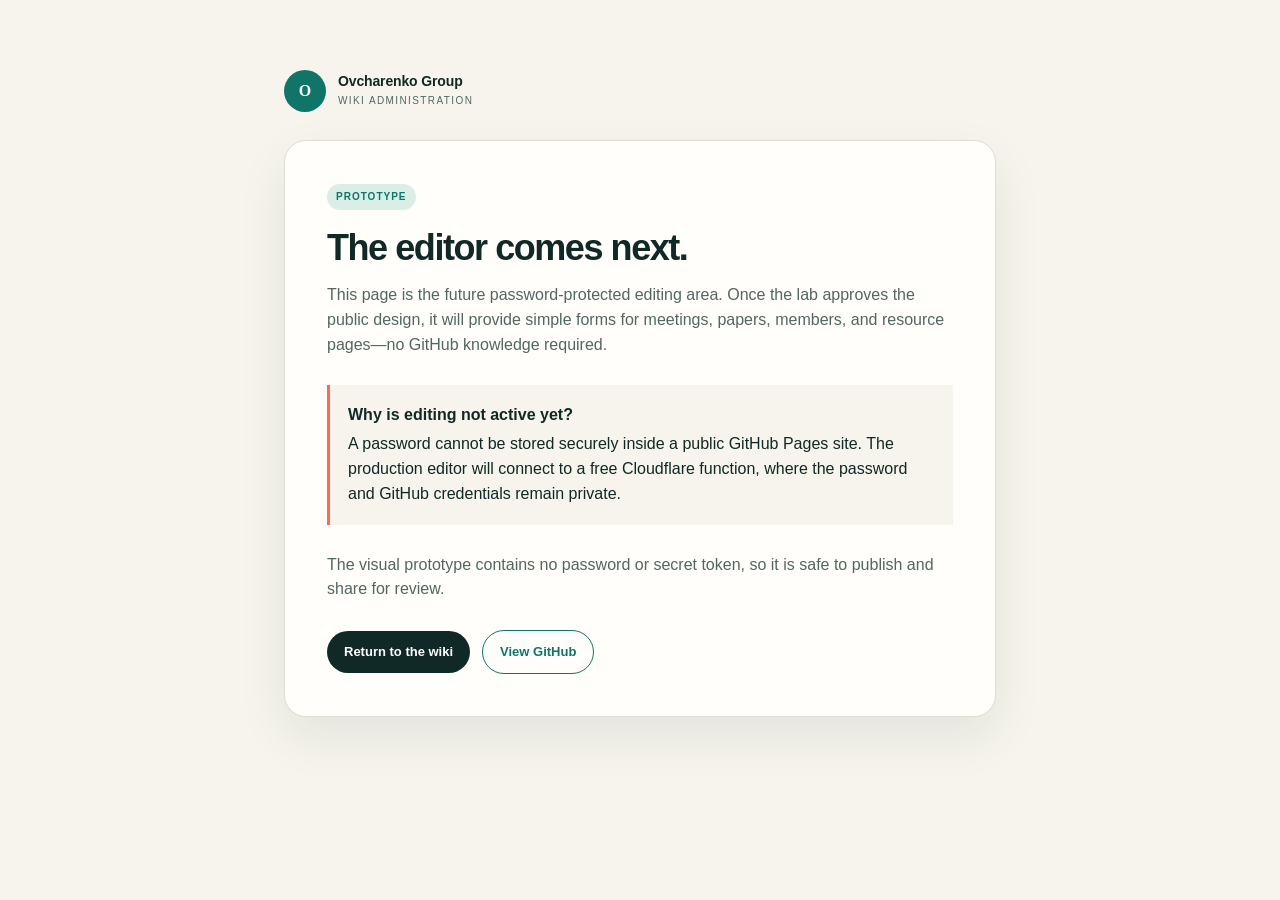
<file: admin/index.html>
<!doctype html>
<html lang="en">
  <head><meta charset="UTF-8" /><meta name="viewport" content="width=device-width, initial-scale=1.0" /><title>Edit Wiki · Ovcharenko Group</title><link rel="stylesheet" href="../styles.css" /><style>
    body{background:#f6f4ec}.admin-shell{max-width:760px;margin:70px auto;padding:0 24px}.admin-card{padding:42px;border:1px solid #dcded6;border-radius:22px;background:#fffefa;box-shadow:0 20px 50px rgba(14,50,45,.08)}.admin-badge{display:inline-block;padding:5px 9px;border-radius:999px;background:#d9eee7;color:#0f7569;font-size:10px;font-weight:800;letter-spacing:.1em;text-transform:uppercase}.admin-card h1{margin:18px 0 10px;font:800 36px/1.1 Manrope,sans-serif;letter-spacing:-.04em}.admin-card p{color:#526663}.admin-preview{margin:28px 0;padding:18px;border-left:3px solid #ff6a4d;background:#f6f4ec}.admin-preview strong{display:block;margin-bottom:4px}.admin-actions{display:flex;gap:12px;align-items:center;margin-top:28px}.admin-actions a{padding:11px 17px;border-radius:999px;background:#102826;color:white;font-weight:700;font-size:13px}.admin-actions a.secondary{background:transparent;color:#0f7569;border:1px solid #0f7569}@media(max-width:580px){.admin-card{padding:28px}.admin-shell{margin:34px auto}.admin-card h1{font-size:30px}.admin-actions{align-items:stretch;flex-direction:column;text-align:center}}
  </style></head>
  <body><main class="admin-shell"><a class="brand" href="../"><span class="brand-mark">O</span><span><strong>Ovcharenko Group</strong><small>Wiki administration</small></span></a><section class="admin-card" style="margin-top:28px"><span class="admin-badge">Prototype</span><h1>The editor comes next.</h1><p>This page is the future password-protected editing area. Once the lab approves the public design, it will provide simple forms for meetings, papers, members, and resource pages—no GitHub knowledge required.</p><div class="admin-preview"><strong>Why is editing not active yet?</strong><span>A password cannot be stored securely inside a public GitHub Pages site. The production editor will connect to a free Cloudflare function, where the password and GitHub credentials remain private.</span></div><p>The visual prototype contains no password or secret token, so it is safe to publish and share for review.</p><div class="admin-actions"><a href="../">Return to the wiki</a><a class="secondary" href="https://github.com/" target="_blank" rel="noopener">View GitHub</a></div></section></main></body>
</html>
</file>
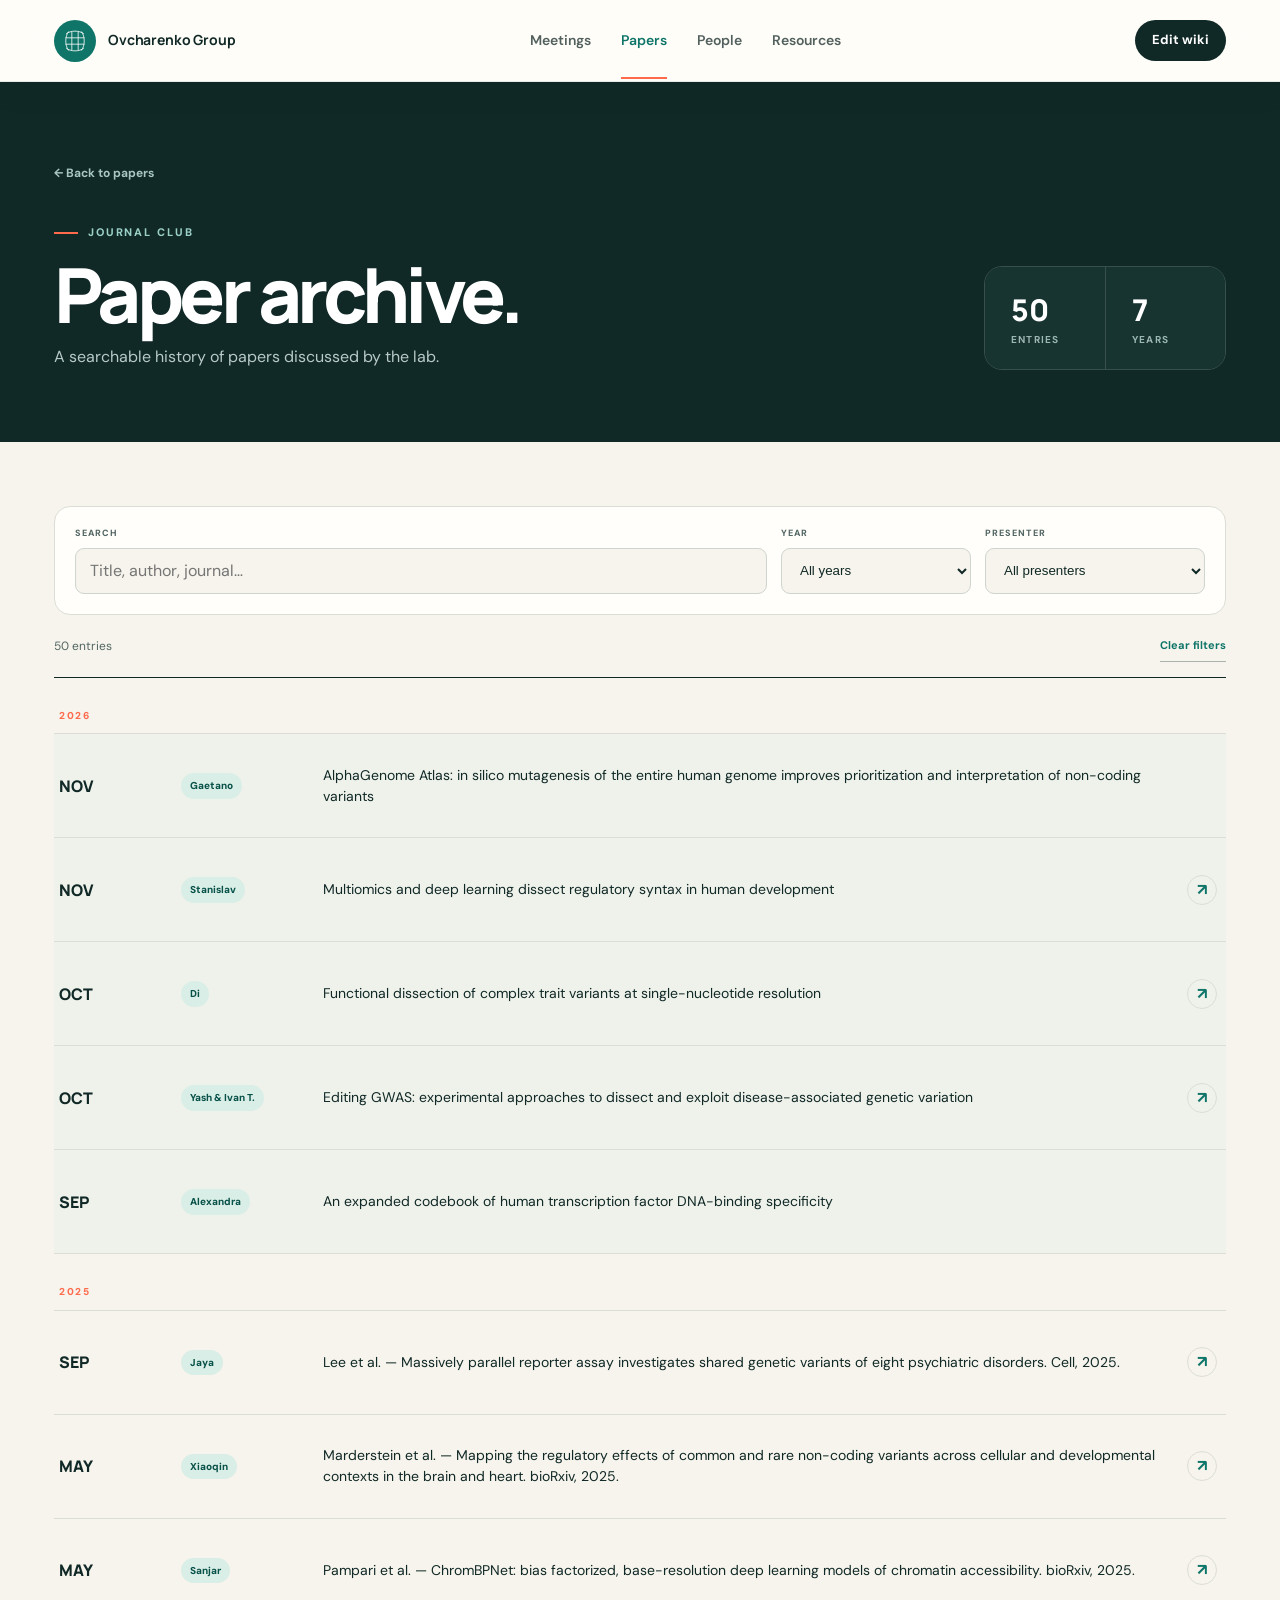
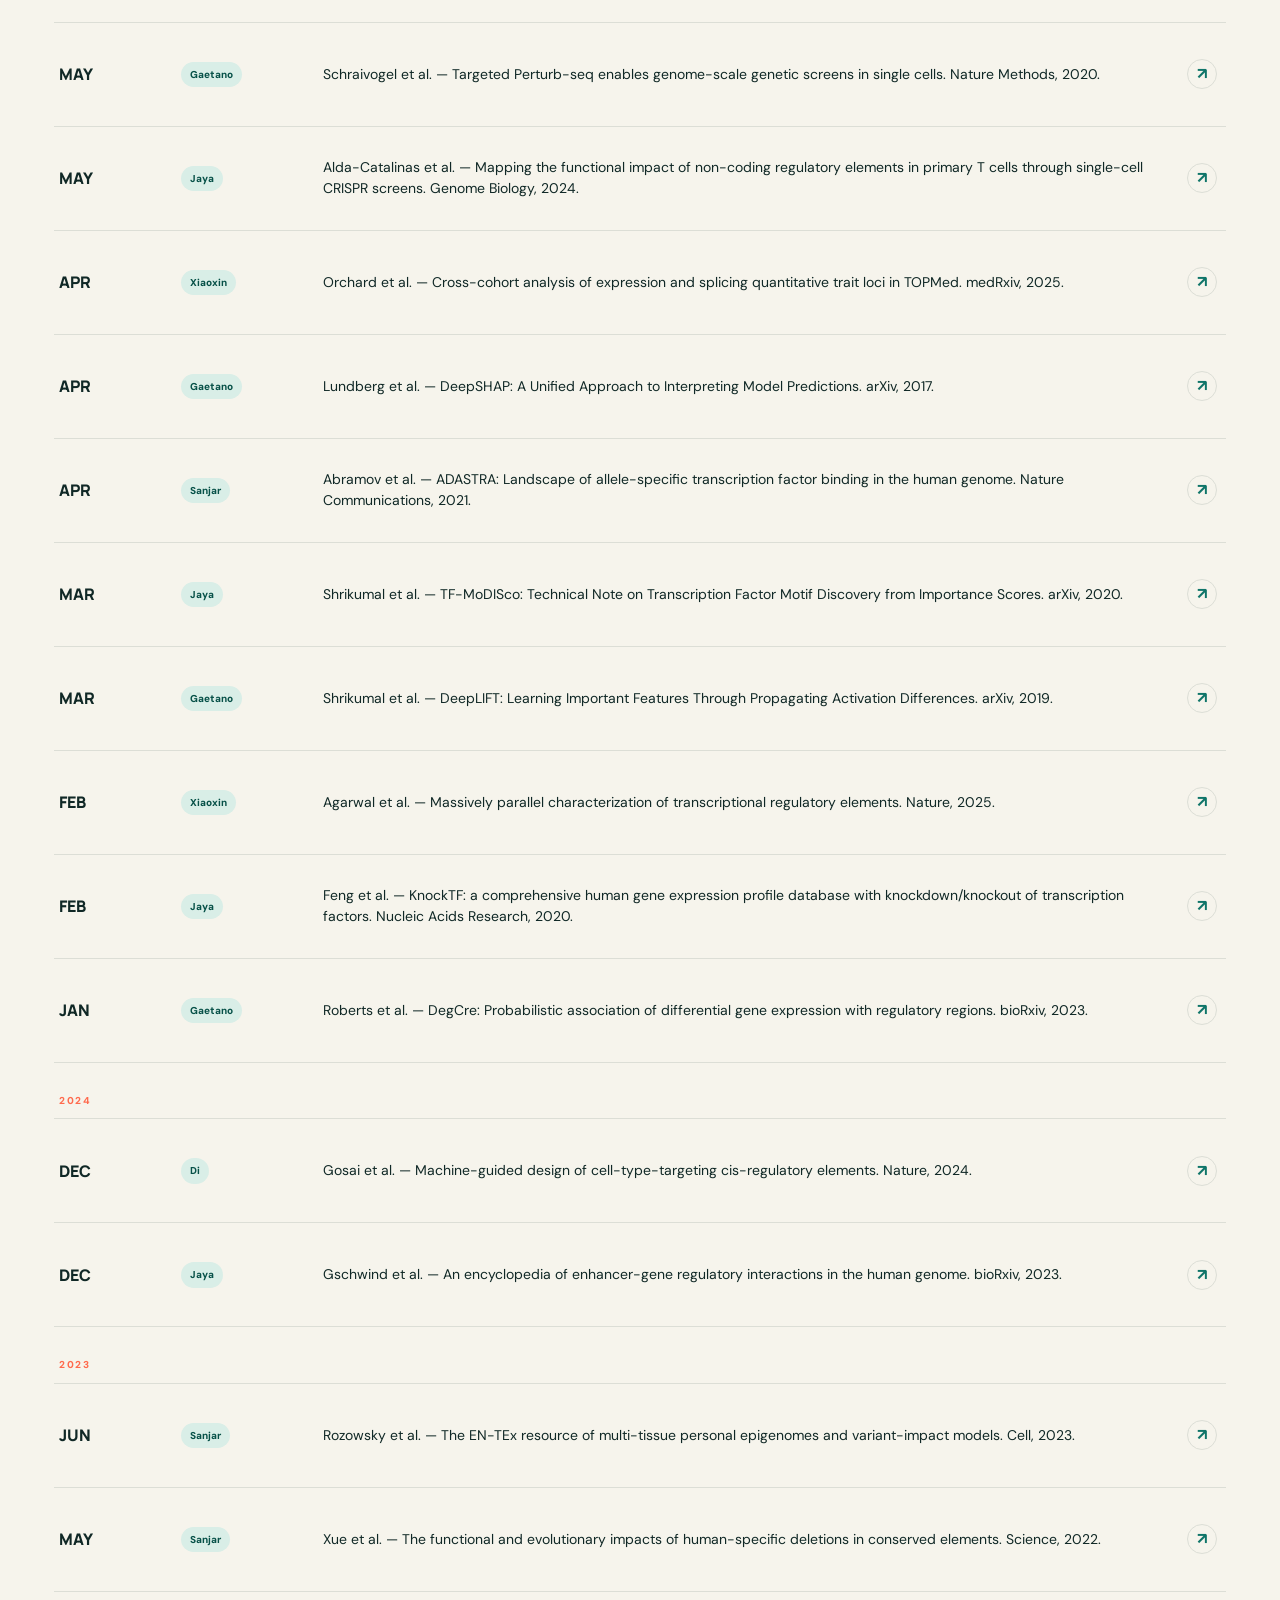
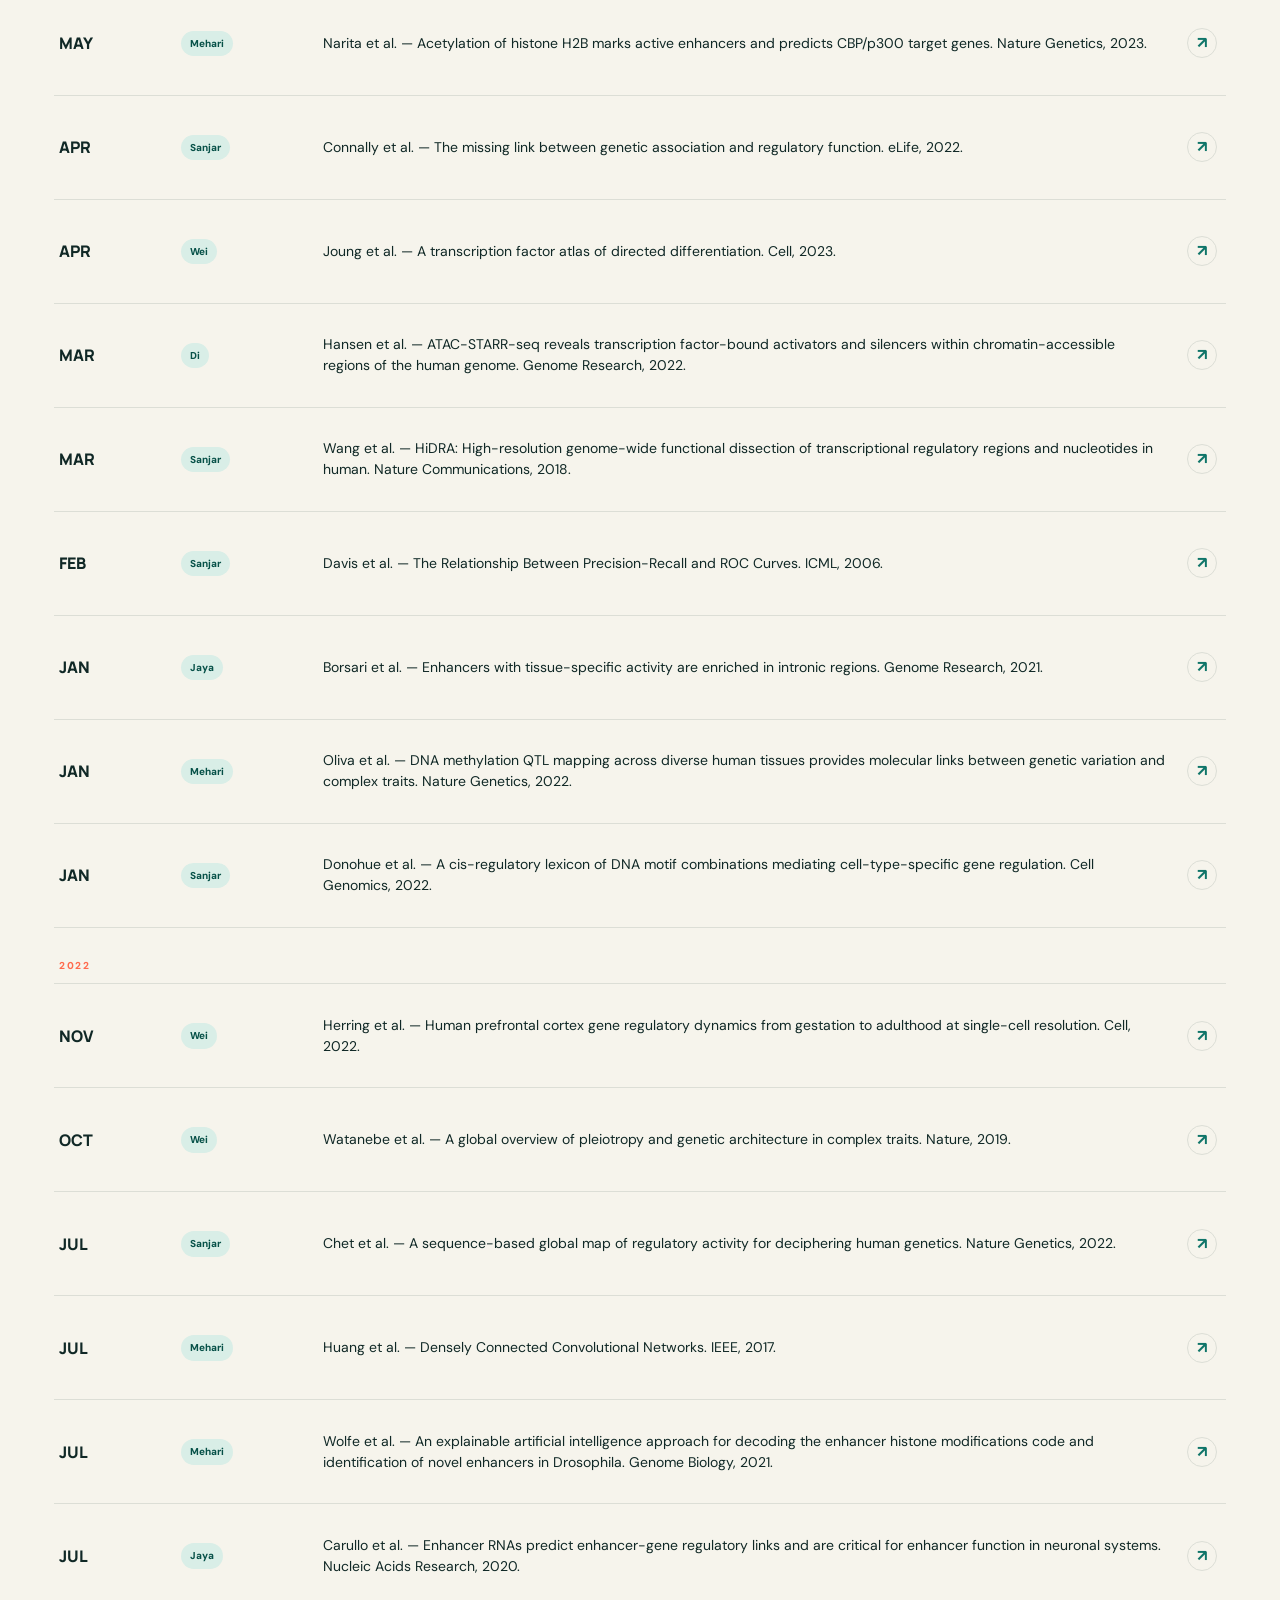
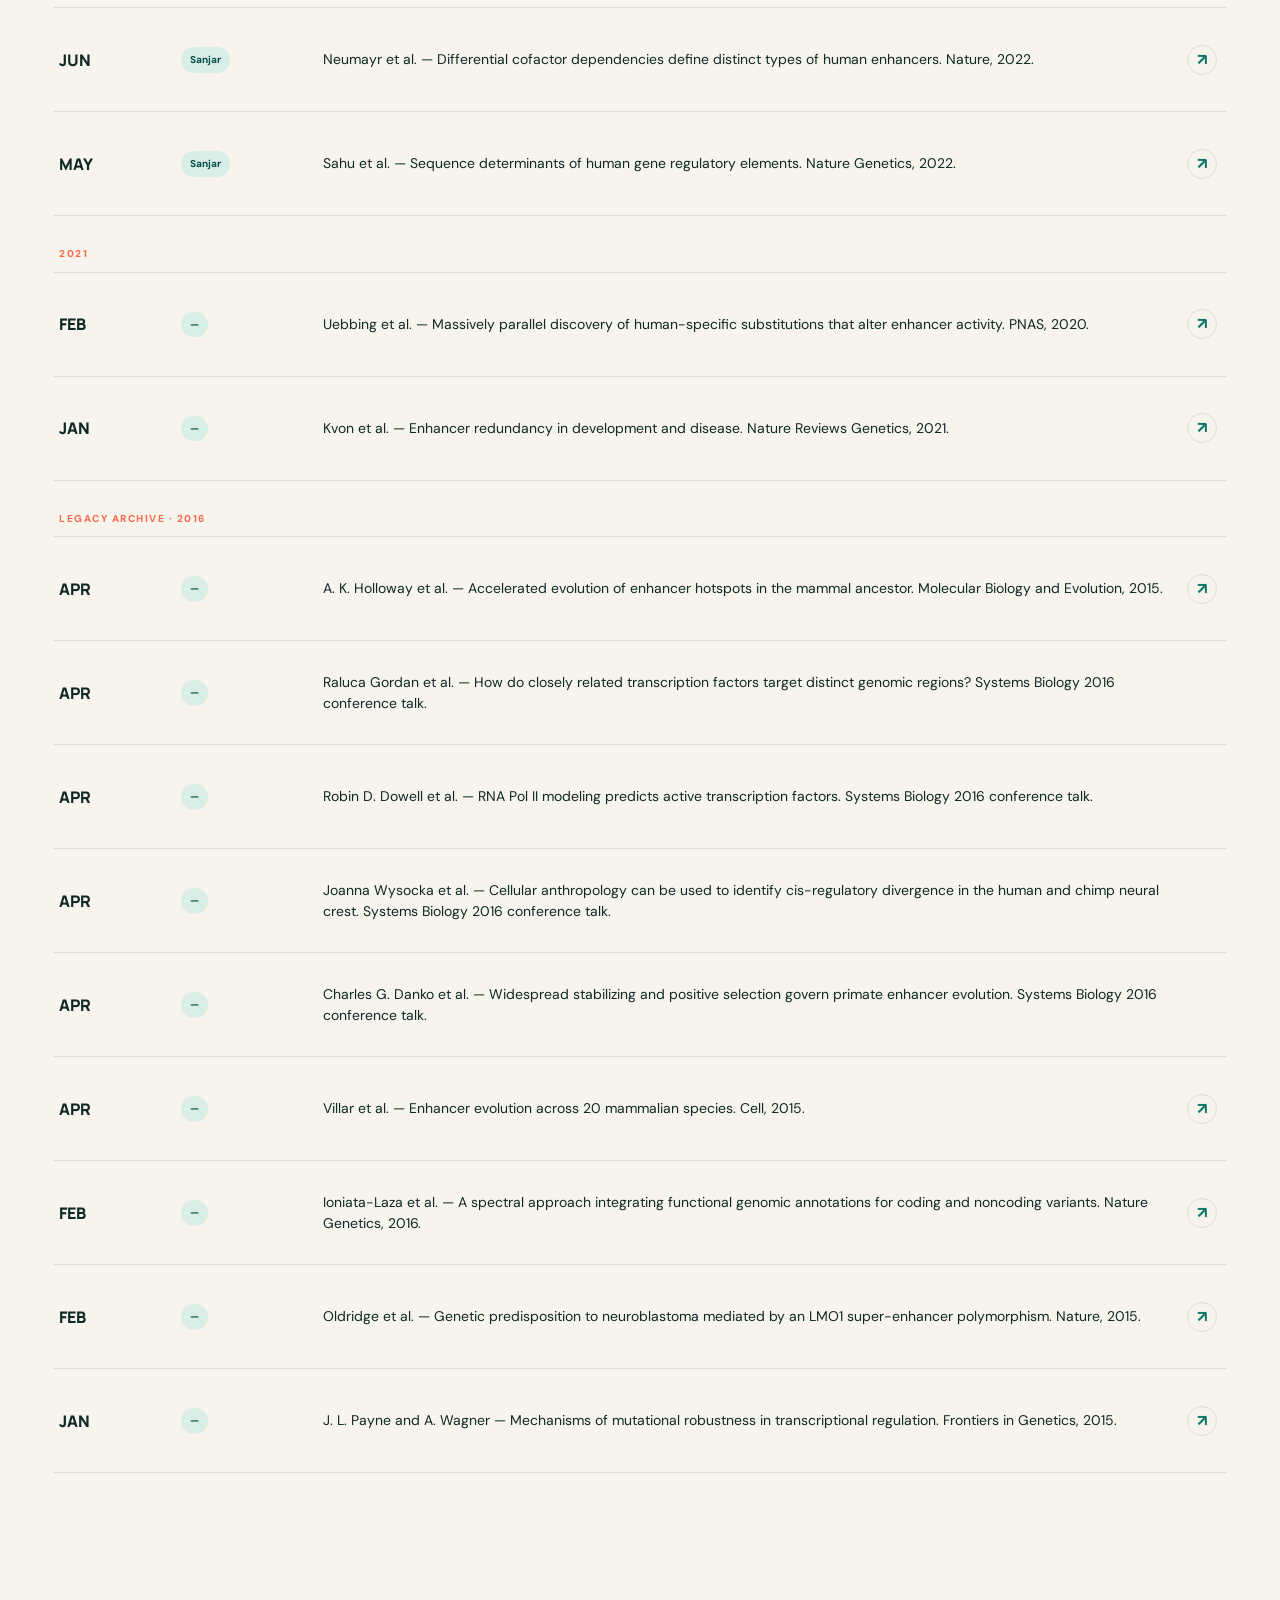
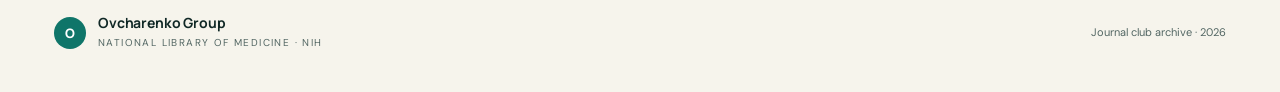
<file: journal-club.html>
<!doctype html>
<html lang="en">
  <head>
    <meta charset="UTF-8" />
    <meta name="viewport" content="width=device-width, initial-scale=1.0" />
    <meta name="description" content="Ovcharenko Group journal club paper archive." />
    <title>Journal Club Archive · Ovcharenko Group</title>
    <link rel="preconnect" href="https://fonts.googleapis.com" />
    <link rel="preconnect" href="https://fonts.gstatic.com" crossorigin />
    <link href="https://fonts.googleapis.com/css2?family=DM+Sans:wght@400;500;600;700&family=Manrope:wght@600;700;800&display=swap" rel="stylesheet" />
    <link rel="stylesheet" href="styles.css?v=9" />
    <link rel="stylesheet" href="journal-club.css?v=2" />
  </head>
  <body>
    <a class="skip-link" href="#archive">Skip to archive</a>
    <div class="site-shell">
      <header class="topbar scrolled">
        <a class="brand" href="./" aria-label="Ovcharenko Group Wiki home">
          <span class="brand-mark" aria-hidden="true"><svg viewBox="0 0 44 44"><path d="M8 11c7-6 21-6 28 0M8 33c7 6 21 6 28 0M12 7c-6 8-6 22 0 30M32 7c6 8 6 22 0 30M7 17h30M7 27h30M17 7v30M27 7v30" /></svg></span>
          <span><strong>Ovcharenko Group</strong></span>
        </a>
        <nav class="desktop-nav" aria-label="Primary navigation">
          <a href="./#meetings">Meetings</a><a class="active" href="./#papers">Papers</a><a href="./#people">People</a><a href="./#resources">Resources</a>
        </nav>
        <div class="top-actions"><a class="edit-button" href="admin/">Edit wiki</a></div>
      </header>

      <main id="archive">
        <section class="archive-hero">
          <div>
            <a class="archive-back" href="./#papers">← Back to papers</a>
            <span class="eyebrow"><span></span> Journal club</span>
            <h1>Paper archive.</h1>
            <p>A searchable history of papers discussed by the lab.</p>
          </div>
          <div class="archive-stats" aria-label="Archive summary">
            <div><strong id="paper-total">45</strong><span>entries</span></div>
            <div><strong id="year-total">6</strong><span>years</span></div>
          </div>
        </section>

        <section class="archive-section">
          <div class="archive-toolbar" aria-label="Archive filters">
            <label class="archive-search"><span>Search</span><input id="archive-search" type="search" placeholder="Title, author, journal…" autocomplete="off" /></label>
            <label><span>Year</span><select id="year-filter"><option value="">All years</option></select></label>
            <label><span>Presenter</span><select id="presenter-filter"><option value="">All presenters</option></select></label>
          </div>
          <div class="archive-meta"><p id="result-count" aria-live="polite"></p><button id="clear-filters" type="button">Clear filters</button></div>
          <div class="archive-list" id="archive-list"></div>
          <div class="archive-empty" id="archive-empty" hidden><strong>No papers found.</strong><span>Try a broader search or clear the filters.</span></div>
        </section>
      </main>

      <footer>
        <div class="brand footer-brand"><span class="brand-mark" aria-hidden="true">O</span><span><strong>Ovcharenko Group</strong><small>National Library of Medicine · NIH</small></span></div>
        <p>Journal club archive · <span id="year"></span></p>
      </footer>
    </div>
    <script src="journal-club.js?v=4" defer></script>
  </body>
</html>
</file>
<file: styles.css>
:root {
  --ink: #102826;
  --ink-soft: #526663;
  --paper: #f6f4ec;
  --white: #fffefa;
  --green: #0f7569;
  --green-dark: #075148;
  --mint: #d9eee7;
  --coral: #ff6a4d;
  --line: #dcded6;
  --yellow: #f5c75b;
  --shadow: 0 24px 60px rgba(14, 50, 45, .13);
  --radius: 22px;
}

* { box-sizing: border-box; }
html { scroll-behavior: smooth; scroll-padding-top: 96px; }
body { margin: 0; color: var(--ink); background: var(--paper); font-family: "DM Sans", sans-serif; font-size: 16px; line-height: 1.55; }
a { color: inherit; text-decoration: none; }
button, input { font: inherit; }
button { color: inherit; }
.skip-link { position: fixed; z-index: 99; left: 16px; top: -60px; padding: 10px 16px; background: var(--ink); color: white; border-radius: 8px; }
.skip-link:focus { top: 16px; }
.site-shell { overflow-x: clip; }
.topbar { position: sticky; top: 0; z-index: 50; height: 82px; margin: auto; padding: 0 max(34px, calc((100vw - 1172px) / 2)); display: flex; align-items: center; justify-content: space-between; gap: 28px; background: rgba(246,244,236,.92); border-bottom: 1px solid transparent; backdrop-filter: blur(16px); -webkit-backdrop-filter: blur(16px); transition: box-shadow .25s ease, border-color .25s ease, background .25s ease; }
.topbar.scrolled { background: rgba(255,254,250,.9); border-bottom-color: rgba(16,40,38,.09); box-shadow: 0 10px 28px rgba(14,50,45,.07); }
.brand { display: flex; align-items: center; gap: 12px; min-width: max-content; }
.brand-mark { width: 42px; height: 42px; border-radius: 50%; display: grid; place-items: center; background: var(--green); color: white; font-family: Manrope; font-weight: 800; }
.brand-mark svg { width: 28px; fill: none; stroke: currentColor; stroke-width: 1.25; }
.brand strong, .brand small { display: block; }
.brand strong { font: 700 14px/1.2 Manrope, sans-serif; letter-spacing: -.01em; }
.brand small { margin-top: 3px; color: var(--ink-soft); font-size: 10px; text-transform: uppercase; letter-spacing: .14em; }
.desktop-nav { display: flex; gap: 30px; align-items: center; }
.desktop-nav a { padding: 28px 0 25px; border-bottom: 2px solid transparent; color: #52605e; font-weight: 600; font-size: 14px; }
.desktop-nav a:hover, .desktop-nav a.active { color: var(--green); border-color: var(--coral); }
.top-actions { display: flex; align-items: center; gap: 12px; }
.search-trigger { border: 0; background: transparent; display: flex; align-items: center; gap: 7px; cursor: pointer; padding: 9px; color: var(--ink-soft); }
.search-trigger svg { width: 18px; fill: none; stroke: currentColor; stroke-width: 1.8; }
kbd { padding: 1px 6px; background: #e5e4dc; border: 1px solid #d3d3ca; border-radius: 5px; font-size: 10px; }
.edit-button { padding: 10px 17px; border-radius: 999px; background: var(--ink); color: white; font-size: 13px; font-weight: 700; transition: .2s; }
.edit-button:hover { background: var(--green); transform: translateY(-1px); }
.menu-button { display: none; border: 0; background: transparent; width: 42px; padding: 8px; cursor: pointer; }
.menu-button span { display: block; height: 2px; margin: 5px; background: var(--ink); }
.mobile-nav { padding: 18px 28px 24px; background: var(--white); border-top: 1px solid var(--line); }
.mobile-nav a { display: block; padding: 10px 0; font-weight: 600; }
.announcement { padding: 0 max(34px, calc((100vw - 1172px) / 2)); background: #e4f0eb; border-top: 1px solid rgba(15,117,105,.1); border-bottom: 1px solid rgba(15,117,105,.14); }
.announcement-inner { min-height: 64px; display: flex; align-items: center; gap: 18px; }
.announcement-label { flex: 0 0 auto; padding: 5px 9px; border-radius: 999px; background: var(--green); color: white; font-size: 9px; font-weight: 800; letter-spacing: .12em; text-transform: uppercase; }
.announcement p { margin: 0; color: #355b56; font-size: 12px; line-height: 1.5; }
.announcement strong { color: var(--green-dark); }

.hero { position: relative; min-height: 0; padding: 64px max(34px, calc((100vw - 1172px) / 2)) 56px; display: grid; grid-template-columns: 1.08fr .92fr; gap: 110px; align-items: center; background: var(--paper); color: var(--ink); overflow: hidden; border-top: 1px solid rgba(16,40,38,.08); border-bottom: 1px solid rgba(16,40,38,.06); }
.hero-copy, .next-card { position: relative; z-index: 2; }
.eyebrow, .section-kicker { font-size: 11px; font-weight: 800; letter-spacing: .17em; text-transform: uppercase; }
.eyebrow { display: flex; align-items: center; gap: 10px; color: var(--green); }
.eyebrow span { width: 24px; height: 2px; background: var(--coral); }
.hero h1 { max-width: 700px; margin: 20px 0 20px; font: 700 clamp(43px, 4.6vw, 66px)/1.05 Manrope, sans-serif; letter-spacing: -.055em; }
.hero h1 em { color: var(--green); font-style: normal; }
.hero-copy > p { max-width: 510px; margin: 0; color: var(--ink-soft); font-size: 17px; }
.hero-links { display: flex; align-items: center; gap: 28px; margin-top: 34px; }
.primary-button { display: inline-flex; align-items: center; gap: 24px; padding: 12px 17px; border-radius: 999px; background: var(--ink); color: white; font-weight: 700; font-size: 13px; box-shadow: none; transition: transform .25s ease, background .25s ease; }
.primary-button:hover { background: var(--green); transform: translateY(-2px); }
.text-button { padding: 10px 0; border: 0; border-bottom: 1px solid #a9b3ae; background: transparent; color: var(--ink); font-weight: 600; cursor: pointer; }
.next-card { border: 1px solid rgba(255,255,255,.12); border-radius: var(--radius); background: var(--green-dark); color: white; box-shadow: 0 30px 70px rgba(7,81,72,.16); overflow: hidden; transform: none; transition: transform .35s ease, box-shadow .35s ease; }
.next-card:hover { transform: translateY(-5px); box-shadow: 0 38px 85px rgba(7,81,72,.22); }
.next-card-top { display: flex; align-items: center; gap: 9px; padding: 16px 20px; border-bottom: 1px solid rgba(255,255,255,.13); color: #b8ded7; text-transform: uppercase; letter-spacing: .1em; font-size: 10px; font-weight: 800; }
.live-dot { width: 7px; height: 7px; border-radius: 50%; background: var(--coral); box-shadow: 0 0 0 4px rgba(255,106,77,.14); }
.date-chip { margin-left: auto; padding: 4px 8px; background: rgba(255,255,255,.1); color: white; border-radius: 999px; }
.next-card-body { padding: 25px 25px 22px; }
.meeting-time { margin: 0 0 7px; color: #b8cfcb; font-size: 13px; }
.next-card h2 { margin: 0; font: 800 27px/1.2 Manrope, sans-serif; }
.paper-title { margin: 14px 0 23px; color: #c8d9d6; font-size: 14px; line-height: 1.55; }
.paper-title a { color: inherit; text-decoration: underline; text-decoration-color: rgba(255,255,255,.3); text-underline-offset: 3px; }
.paper-title a:hover { color: white; }
.next-presentation + .next-presentation { margin-top: 20px; padding-top: 20px; border-top: 1px solid rgba(255,255,255,.13); }
.next-presentations.is-multiple h2 { font-size: 22px; }
.next-presentations.is-multiple .paper-title { margin: 9px 0 14px; font-size: 13px; }
.presenter-row { display: flex; align-items: center; gap: 11px; }
.avatar { width: 36px; height: 36px; display: grid; place-items: center; border-radius: 50%; background: var(--coral); color: white; font-size: 11px; font-weight: 800; }
.presenter-row small, .presenter-row strong { display: block; }
.presenter-row small { color: #a6bfba; font-size: 10px; }
.presenter-row strong { font-size: 13px; }
.next-card-footer { padding: 13px 20px; background: rgba(255,255,255,.05); border-top: 1px solid rgba(255,255,255,.1); color: #b8cfcb; font-size: 11px; }
.next-card-footer span { display: flex; align-items: center; gap: 7px; }
.next-card-footer svg { width: 15px; fill: none; stroke: #8fc3ba; stroke-width: 1.7; }
.ambient-grid { position: absolute; inset: 0; pointer-events: none; opacity: .55; background-image: radial-gradient(rgba(15,117,105,.18) 1px, transparent 1px); background-size: 26px 26px; mask-image: linear-gradient(90deg, transparent 0%, transparent 48%, #000 100%); }

.content-section { max-width: 1172px; margin: auto; padding: 100px 0; }
.meetings-section { padding-top: 64px; }
.section-heading { display: flex; justify-content: space-between; align-items: end; margin-bottom: 35px; }
.section-kicker { color: var(--coral); }
.section-heading h2, .project-panel h2, .people-heading h2 { margin: 8px 0 0; font: 800 38px/1.08 Manrope, sans-serif; letter-spacing: -.045em; }
.section-heading > p { margin: 0; color: var(--ink-soft); font-size: 13px; text-align: right; }
.meeting-list { border-top: 1px solid var(--ink); }
.meeting-row { display: grid; grid-template-columns: 115px 140px 1fr 34px; gap: 20px; align-items: center; min-height: 95px; padding: 14px 6px; border-bottom: 1px solid var(--line); }
.meeting-row.is-past { position: relative; opacity: .68; background: rgba(16,40,38,.035); color: #687673; }
.meeting-row.is-past .date-block strong { color: #7e8986; }
.meeting-row.is-past .meeting-info small { color: #89918f; }
.meeting-row.is-past .meeting-link { background: var(--paper); }
.schedule-divider { padding: 31px 6px 10px; border-bottom: 1px solid var(--line); }
.schedule-divider span { display: inline-flex; align-items: center; gap: 8px; color: #89918f; font-size: 10px; font-weight: 800; letter-spacing: .14em; text-transform: uppercase; }
.schedule-divider span::before { content: ""; width: 18px; height: 1px; background: #abb3b0; }
.empty-schedule { padding: 28px 6px; border-bottom: 1px solid var(--line); color: var(--ink-soft); font-size: 13px; }
.date-block strong, .date-block small { display: block; }.date-block strong { font: 800 23px Manrope; }.date-block small { color: var(--ink-soft); font-size: 10px; text-transform: uppercase; letter-spacing: .1em; }
.meeting-person { font-weight: 700; font-size: 14px; }
.meeting-info small { color: var(--green); font-size: 10px; text-transform: uppercase; letter-spacing: .12em; font-weight: 800; }
.meeting-info p { margin: 4px 0 0; font-size: 14px; line-height: 1.4; }
.meeting-link { width: 30px; height: 30px; display: grid; place-items: center; border: 1px solid var(--line); border-radius: 50%; color: var(--green); }
.meeting-link:hover { color: white; background: var(--green); }
.show-all { margin: 26px auto 0; display: block; padding: 10px 18px; border: 1px solid var(--line); background: transparent; border-radius: 999px; color: var(--ink-soft); font-size: 12px; font-weight: 700; cursor: pointer; }
.show-all:hover { border-color: var(--green); color: var(--green); }

.papers-section { max-width: none; padding-left: max(34px, calc((100vw - 1172px) / 2)); padding-right: max(34px, calc((100vw - 1172px) / 2)); background: var(--ink); color: white; }
.section-heading.light > p { color: #9cafac; }.section-heading.light h2 { color: white; }
.archive-link { display: inline-block; margin-top: 10px; color: #d1e8e3; font-weight: 700; }
.archive-link:hover { color: white; }
.paper-grid { display: grid; grid-template-columns: repeat(3, 1fr); gap: 16px; }
.paper-card { min-height: 245px; padding: 23px; display: flex; flex-direction: column; border: 1px solid #39504e; border-radius: 14px; background: #183432; transition: .25s; }
.paper-card:hover { transform: translateY(-4px); border-color: #658b85; background: #1b3d3a; }
.paper-card > span { color: var(--yellow); font-size: 10px; font-weight: 800; letter-spacing: .13em; text-transform: uppercase; }
.paper-card h3 { margin: 18px 0; font: 700 17px/1.4 Manrope; letter-spacing: -.02em; }
.paper-card a { margin-top: auto; color: #b6d1cc; font-size: 12px; font-weight: 700; }.paper-card a:hover { color: white; }

.split-section { display: grid; grid-template-columns: .8fr 1.2fr; gap: 80px; }
.project-panel > p { color: var(--ink-soft); font-size: 13px; }
.project-list { margin-top: 26px; border-top: 1px solid var(--ink); }
.project-row { display: grid; grid-template-columns: 92px 1fr; padding: 13px 4px; border-bottom: 1px solid var(--line); font-size: 13px; }.project-row strong { color: var(--green); }
.people-heading { display: flex; align-items: end; justify-content: space-between; }.people-heading > a { padding-bottom: 5px; color: var(--green); font-size: 12px; font-weight: 700; }
.people-grid { margin-top: 28px; display: grid; grid-template-columns: repeat(3, 1fr); gap: 12px; }
.person { min-height: 190px; border: 1px solid var(--line); border-radius: 14px; background: var(--white); overflow: hidden; transition: transform .3s ease, box-shadow .3s ease, border-color .3s ease; }
.person:hover { transform: translateY(-4px); border-color: #bbc9c5; box-shadow: 0 16px 34px rgba(14,50,45,.09); }
.person-photo-wrap { position: relative; width: 100%; height: 128px; background: linear-gradient(145deg, var(--mint), #edf0e6); display: grid; place-items: center; overflow: hidden; }
.person-photo { width: 100%; height: 100%; display: block; object-fit: cover; object-position: center 28%; filter: saturate(.84); transition: transform .5s ease, filter .4s ease; }
.person:hover .person-photo { transform: scale(1.035); filter: saturate(1); }
.person-avatar { width: 50px; height: 50px; display: grid; place-items: center; border-radius: 50%; background: var(--green); color: white; font-size: 12px; font-weight: 800; }
.person-details { padding: 12px 13px 14px; }.person-details strong, .person-details small { display: block; }.person-details strong { font: 700 12px Manrope; }.person-details small { margin-top: 3px; color: var(--ink-soft); font-size: 9px; }

.resources-section { padding-top: 0; }
.resource-grid { display: grid; grid-template-columns: repeat(3, 1fr); gap: 14px; }
.resource-card { min-height: 150px; padding: 21px; border: 1px solid var(--line); border-radius: 13px; background: var(--white); transition: .2s; }
.resource-card:hover { border-color: var(--green); box-shadow: 0 12px 28px rgba(12,67,60,.08); transform: translateY(-2px); }
.resource-card b { display: inline-grid; place-items: center; width: 30px; height: 30px; border-radius: 8px; background: var(--mint); color: var(--green); font-size: 11px; }
.resource-card h3 { margin: 15px 0 3px; font: 700 15px Manrope; }.resource-card p { margin: 0; color: var(--ink-soft); font-size: 11px; }
.acknowledgement { max-width: 1172px; margin: 0 auto 80px; border-top: 1px solid var(--line); border-bottom: 1px solid var(--line); }
.acknowledgement button { width: 100%; display: flex; justify-content: space-between; align-items: center; padding: 20px 4px; border: 0; background: transparent; text-align: left; cursor: pointer; }.acknowledgement strong, .acknowledgement small { display: block; }.acknowledgement strong { font-size: 13px; }.acknowledgement small { color: var(--ink-soft); font-size: 11px; }.acknowledgement button > span:last-child { font-size: 24px; color: var(--green); }.acknowledgement p { max-width: 900px; margin: 0; padding: 0 4px 24px; color: var(--ink-soft); font-size: 12px; }
footer { max-width: 1172px; margin: auto; padding: 30px 0 40px; display: flex; justify-content: space-between; align-items: center; }footer p { color: var(--ink-soft); font-size: 11px; }.footer-brand .brand-mark { width: 32px; height: 32px; font-size: 13px; }
.reveal { opacity: 0; transform: translateY(18px); transition: opacity .7s ease, transform .7s ease; }.reveal.is-visible { opacity: 1; transform: translateY(0); }

.search-dialog { width: min(680px, calc(100vw - 28px)); max-height: 75vh; margin-top: 11vh; padding: 0; border: 0; border-radius: 16px; background: var(--white); box-shadow: var(--shadow); }.search-dialog::backdrop { background: rgba(4, 28, 25, .76); backdrop-filter: blur(5px); }.search-box { height: 70px; display: grid; grid-template-columns: 24px 1fr 34px; align-items: center; gap: 12px; padding: 0 20px; border-bottom: 1px solid var(--line); }.search-box svg { width: 22px; fill: none; stroke: var(--green); stroke-width: 1.8; }.search-box input { width: 100%; border: 0; outline: 0; background: transparent; font-size: 17px; }.search-box button { border: 0; background: transparent; font-size: 26px; cursor: pointer; }.search-results { padding: 16px 20px 24px; max-height: 55vh; overflow: auto; }.search-results > p { color: var(--ink-soft); font-size: 13px; }.search-result { display: block; padding: 13px 4px; border-bottom: 1px solid var(--line); }.search-result small { display: block; color: var(--coral); text-transform: uppercase; letter-spacing: .1em; font-size: 9px; font-weight: 800; }.search-result strong { display: block; margin-top: 3px; font-size: 13px; }

@media (max-width: 900px) {
  .desktop-nav, .search-trigger span, .search-trigger kbd { display: none; }.menu-button { display: block; }.hero { grid-template-columns: 1fr; gap: 46px; padding-top: 65px; padding-bottom: 85px; }.next-card { max-width: 520px; transform: none; }.ambient-grid { mask-image: linear-gradient(180deg, transparent 0%, #000 100%); }.content-section, .acknowledgement, footer { margin-left: 28px; margin-right: 28px; }.papers-section { margin: 0; }.paper-grid { grid-template-columns: repeat(2, 1fr); }.split-section { grid-template-columns: 1fr; gap: 60px; }.resource-grid { grid-template-columns: repeat(2, 1fr); }
}
@media (max-width: 580px) {
  .topbar { height: 70px; padding: 0 18px; }.brand small, .edit-button { display: none; }.announcement { padding: 14px 20px; }.announcement-inner { min-height: 0; align-items: flex-start; gap: 10px; }.announcement p { font-size: 11px; }.hero { padding: 54px 22px 76px; }.hero h1 { font-size: 43px; }.hero-copy > p { font-size: 16px; }.hero-links { align-items: flex-start; flex-direction: column; gap: 14px; }.next-card-body { padding: 21px; }.content-section { padding: 74px 0; margin-left: 20px; margin-right: 20px; }.section-heading { align-items: flex-start; gap: 16px; }.section-heading > p { display: none; }.section-heading h2, .project-panel h2, .people-heading h2 { font-size: 31px; }.meeting-row { grid-template-columns: 77px 1fr 28px; gap: 12px; }.meeting-person { grid-column: 2; grid-row: 1; align-self: start; margin-top: 2px; }.meeting-info { grid-column: 1 / 4; padding-top: 3px; }.meeting-link { grid-column: 3; grid-row: 1; }.date-block strong { font-size: 18px; }.paper-grid, .people-grid, .resource-grid { grid-template-columns: 1fr; }.paper-card { min-height: 205px; }.people-grid { grid-template-columns: repeat(2, 1fr); }.person { min-height: 70px; }.acknowledgement, footer { margin-left: 20px; margin-right: 20px; }.footer-brand small { display: block; }footer { align-items: flex-start; flex-direction: column; gap: 18px; }
}
@media (prefers-reduced-motion: reduce) { * { scroll-behavior: auto !important; transition: none !important; }.reveal { opacity: 1; transform: none; } }
</file>
<file: journal-club.css>
.archive-hero { min-height: 360px; padding: 72px max(34px, calc((100vw - 1172px) / 2)); display: flex; align-items: end; justify-content: space-between; gap: 60px; color: white; background: var(--ink); }
.archive-back { display: inline-block; margin-bottom: 42px; color: #a9c7c2; font-size: 12px; font-weight: 700; }
.archive-back:hover { color: white; }
.archive-hero .eyebrow { color: #9bd0c7; }
.archive-hero h1 { margin: 15px 0 13px; font: 800 clamp(48px, 6vw, 76px)/1 Manrope, sans-serif; letter-spacing: -.06em; }
.archive-hero p { max-width: 590px; margin: 0; color: #b7cac7; font-size: 16px; }
.archive-stats { display: flex; flex: 0 0 auto; border: 1px solid #38504d; border-radius: 18px; overflow: hidden; }
.archive-stats div { min-width: 120px; padding: 22px 26px; background: #173431; }
.archive-stats div + div { border-left: 1px solid #38504d; }
.archive-stats strong, .archive-stats span { display: block; }
.archive-stats strong { font: 800 30px Manrope; }
.archive-stats span { margin-top: 2px; color: #9db7b3; font-size: 10px; font-weight: 700; letter-spacing: .12em; text-transform: uppercase; }
.archive-section { max-width: 1172px; margin: auto; padding: 64px 0 110px; }
.archive-toolbar { display: grid; grid-template-columns: 1fr 190px 220px; gap: 14px; padding: 20px; border: 1px solid var(--line); border-radius: 16px; background: var(--white); }
.archive-toolbar label { display: grid; gap: 7px; }
.archive-toolbar label > span { color: var(--ink-soft); font-size: 9px; font-weight: 800; letter-spacing: .12em; text-transform: uppercase; }
.archive-toolbar input, .archive-toolbar select { width: 100%; height: 46px; padding: 0 14px; border: 1px solid #ced4ce; border-radius: 9px; color: var(--ink); background: var(--paper); outline: none; }
.archive-toolbar input:focus, .archive-toolbar select:focus { border-color: var(--green); box-shadow: 0 0 0 3px rgba(15,117,105,.1); }
.archive-meta { min-height: 62px; display: flex; align-items: center; justify-content: space-between; }
.archive-meta p { margin: 0; color: var(--ink-soft); font-size: 12px; }
.archive-meta button { padding: 7px 0; border: 0; border-bottom: 1px solid #a9b3ae; color: var(--green); background: transparent; font-size: 11px; font-weight: 700; cursor: pointer; }
.archive-list { border-top: 1px solid var(--ink); }
.archive-row { display: grid; grid-template-columns: 100px 120px 1fr 34px; gap: 22px; align-items: center; min-height: 104px; padding: 17px 5px; border-bottom: 1px solid var(--line); transition: background .2s; }
.archive-row:hover { background: rgba(255,254,250,.7); }
.archive-row.is-automatic { background: rgba(217,238,231,.28); }
.archive-row.is-automatic:hover { background: rgba(217,238,231,.5); }
.archive-date strong { display: block; }
.archive-date strong { font: 800 16px Manrope; }
.presenter-chip { justify-self: start; padding: 5px 9px; border-radius: 999px; color: var(--green-dark); background: var(--mint); font-size: 10px; font-weight: 800; }
.archive-citation { margin: 0; font-size: 14px; line-height: 1.5; }
.archive-row-link { width: 30px; height: 30px; display: grid; place-items: center; border: 1px solid var(--line); border-radius: 50%; color: var(--green); font-weight: 800; }
.archive-row-link:hover { color: white; background: var(--green); }
.archive-year-divider { padding: 30px 5px 10px; border-bottom: 1px solid var(--line); color: var(--coral); font-size: 10px; font-weight: 800; letter-spacing: .15em; text-transform: uppercase; }
.archive-empty { padding: 70px 20px; text-align: center; border-bottom: 1px solid var(--line); }
.archive-empty strong, .archive-empty span { display: block; }
.archive-empty span { margin-top: 7px; color: var(--ink-soft); font-size: 13px; }
@media (max-width: 900px) { .archive-hero { align-items: flex-start; flex-direction: column; }.archive-section { margin: 0 28px; }.archive-toolbar { grid-template-columns: 1fr 1fr; }.archive-search { grid-column: 1 / -1; } }
@media (max-width: 580px) { .archive-hero { min-height: 0; padding: 48px 20px 54px; }.archive-back { margin-bottom: 32px; }.archive-stats { width: 100%; }.archive-stats div { min-width: 0; flex: 1; }.archive-section { margin: 0 20px; padding-top: 36px; }.archive-toolbar { grid-template-columns: 1fr; padding: 15px; }.archive-search { grid-column: auto; }.archive-row { grid-template-columns: 76px 1fr 28px; gap: 10px; padding: 16px 2px; }.presenter-chip { grid-column: 2; grid-row: 1; }.archive-citation { grid-column: 1 / 4; font-size: 13px; }.archive-row-link { grid-column: 3; grid-row: 1; } }
</file>
